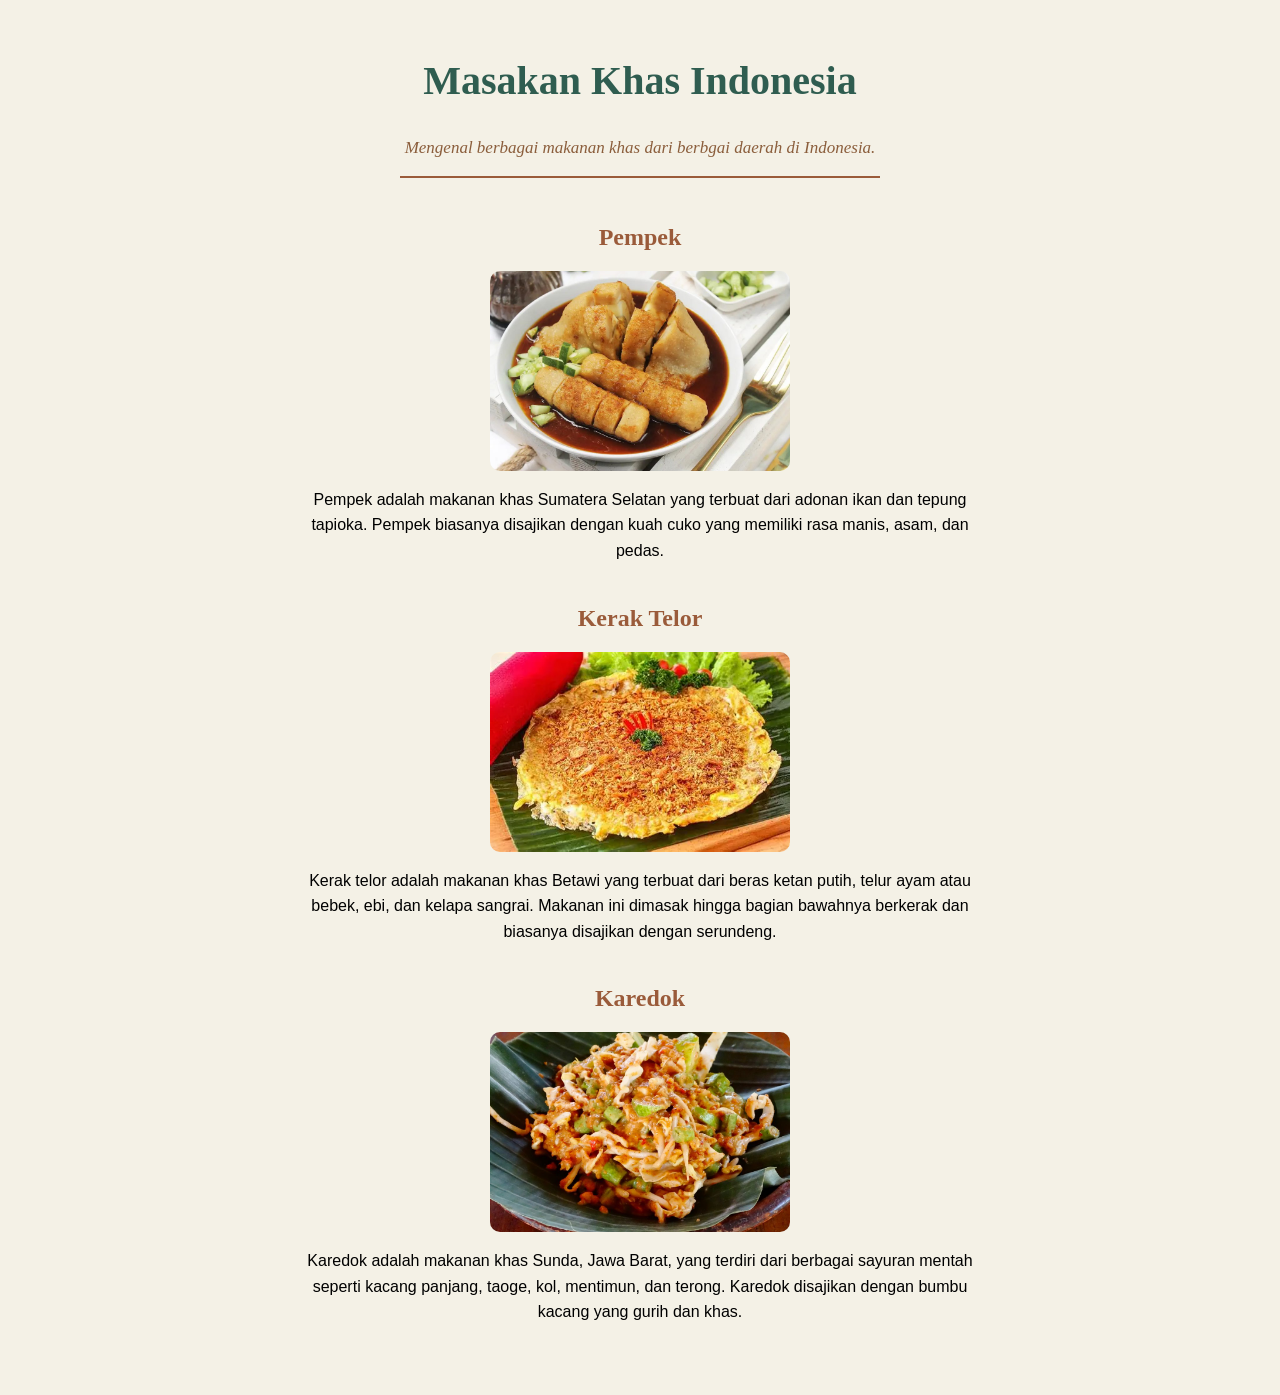
<file: index.html>
<!DOCTYPE html>
<html lang="en">
<head>
    <meta charset="UTF-8">
    <meta name="viewport" content="width=device-width, initial-scale=1.0">
    <title>Makanan Khas Indonesia</title>
    <link rel="stylesheet" href="style.css">
</head>
<body>

    <h1>Masakan Khas Indonesia</h1>
    <p class="subtitle">Mengenal berbagai makanan khas dari berbgai daerah di Indonesia.</p>

    <h2><a href="https://id.wikipedia.org/wiki/Pempek">Pempek</a></h2>
    <img src="images/Pempek.jpeg" alt="Pempek">
    <p>Pempek adalah makanan khas Sumatera Selatan yang terbuat dari adonan ikan dan tepung tapioka. Pempek biasanya disajikan dengan kuah cuko yang memiliki rasa manis, asam, dan pedas.</p>

    <h2><a href="https://id.wikipedia.org/wiki/Kerak_telor">Kerak Telor</a></h2>
    <img src="images/Kerak-Telor.jpeg" alt="Kerak Telor">
    <p>Kerak telor adalah makanan khas Betawi yang terbuat dari beras ketan putih, telur ayam atau bebek, ebi, dan kelapa sangrai. Makanan ini dimasak hingga bagian bawahnya berkerak dan biasanya disajikan dengan serundeng.</p>

    <h2><a href="https://id.wikipedia.org/wiki/Karedok">Karedok</a></h2>
    <img src="images/Karedok.jpeg" alt="Karedok">
    <p>Karedok adalah makanan khas Sunda, Jawa Barat, yang terdiri dari berbagai sayuran mentah seperti kacang panjang, taoge, kol, mentimun, dan terong. Karedok disajikan dengan bumbu kacang yang gurih dan khas.</p>

</body>
</html>
</file>
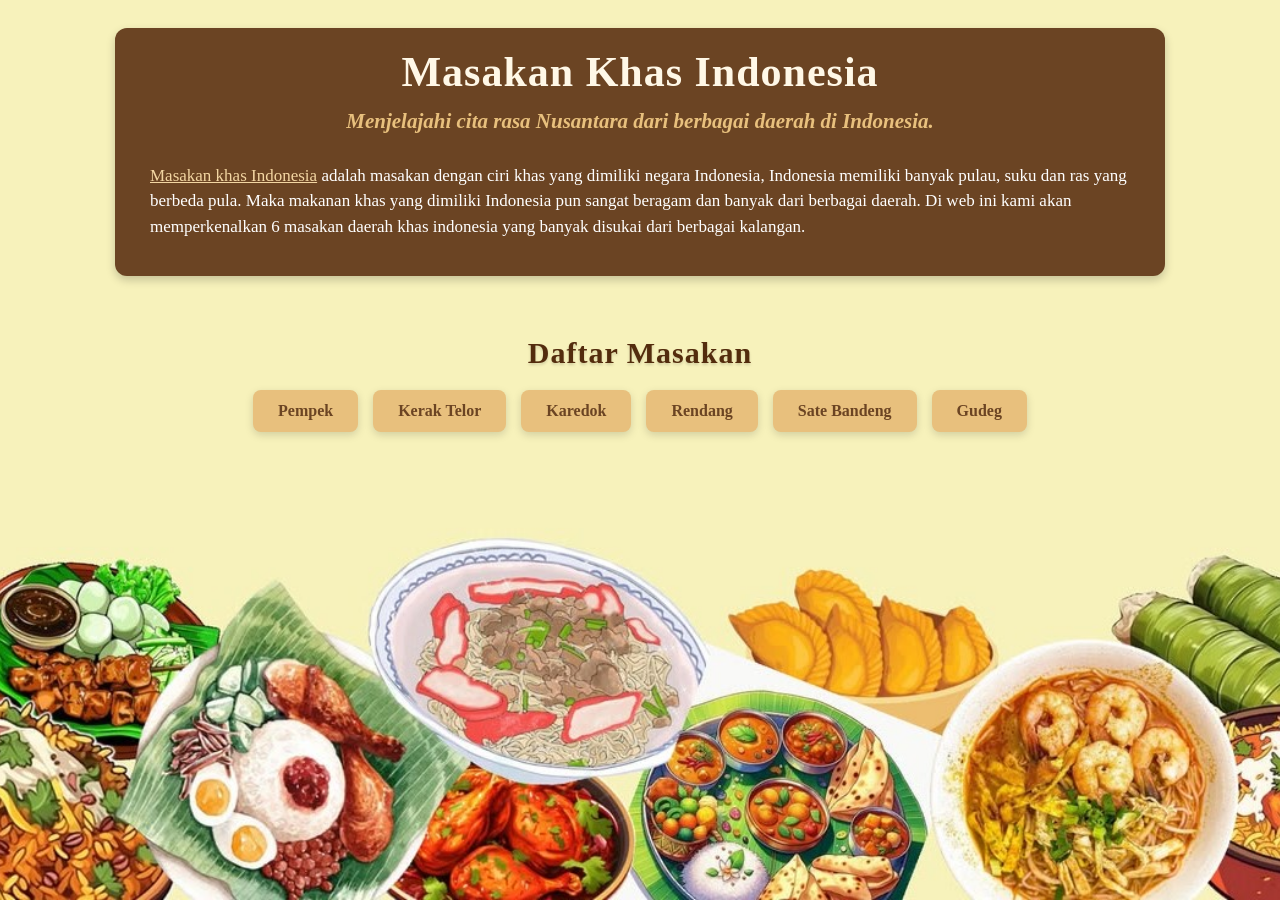
<file: Halamancollab.html>
<!DOCTYPE html>
<html lang="en">
<head>
    <meta charset="UTF-8">
    <meta name="viewport" content="width=device-width, initial-scale=1.0">
    <title>Masakan Khas Indonesia</title>
    <link rel="stylesheet" href="desain collab.css">
</head>
<body>
    <div class="card-container">
        <div class="card">
            <div class="card-content">
                <h1>Masakan Khas Indonesia</h1>
                <p class="tagline">Menjelajahi cita rasa Nusantara dari berbagai daerah di Indonesia.</p>
                <p><a href="https://id.wikipedia.org/wiki/Daftar_masakan_Indonesia" target="_blank">Masakan khas Indonesia</a> adalah masakan dengan ciri khas yang dimiliki negara Indonesia, Indonesia memiliki banyak pulau, suku dan ras yang berbeda pula. 
                Maka makanan khas yang dimiliki Indonesia pun sangat beragam dan banyak dari berbagai daerah. Di web ini kami akan memperkenalkan 6 masakan daerah khas indonesia yang banyak disukai dari berbagai kalangan.
                </p>

                </div>
            </div>
        </div>
    </div>
        <div class="daftar-masakan">
        <h2>Daftar Masakan</h2>

        <div class="menu-masakan">
            <a href="index.html">Pempek</a>
            <a href="index.html">Kerak Telor</a>
            <a href="index.html">Karedok</a>
            <a href="masakan.html">Rendang</a>
            <a href="masakan.html">Sate Bandeng</a>
            <a href="masakan.html">Gudeg</a>
        </div>
    </div>

</body>
</html>
</file>
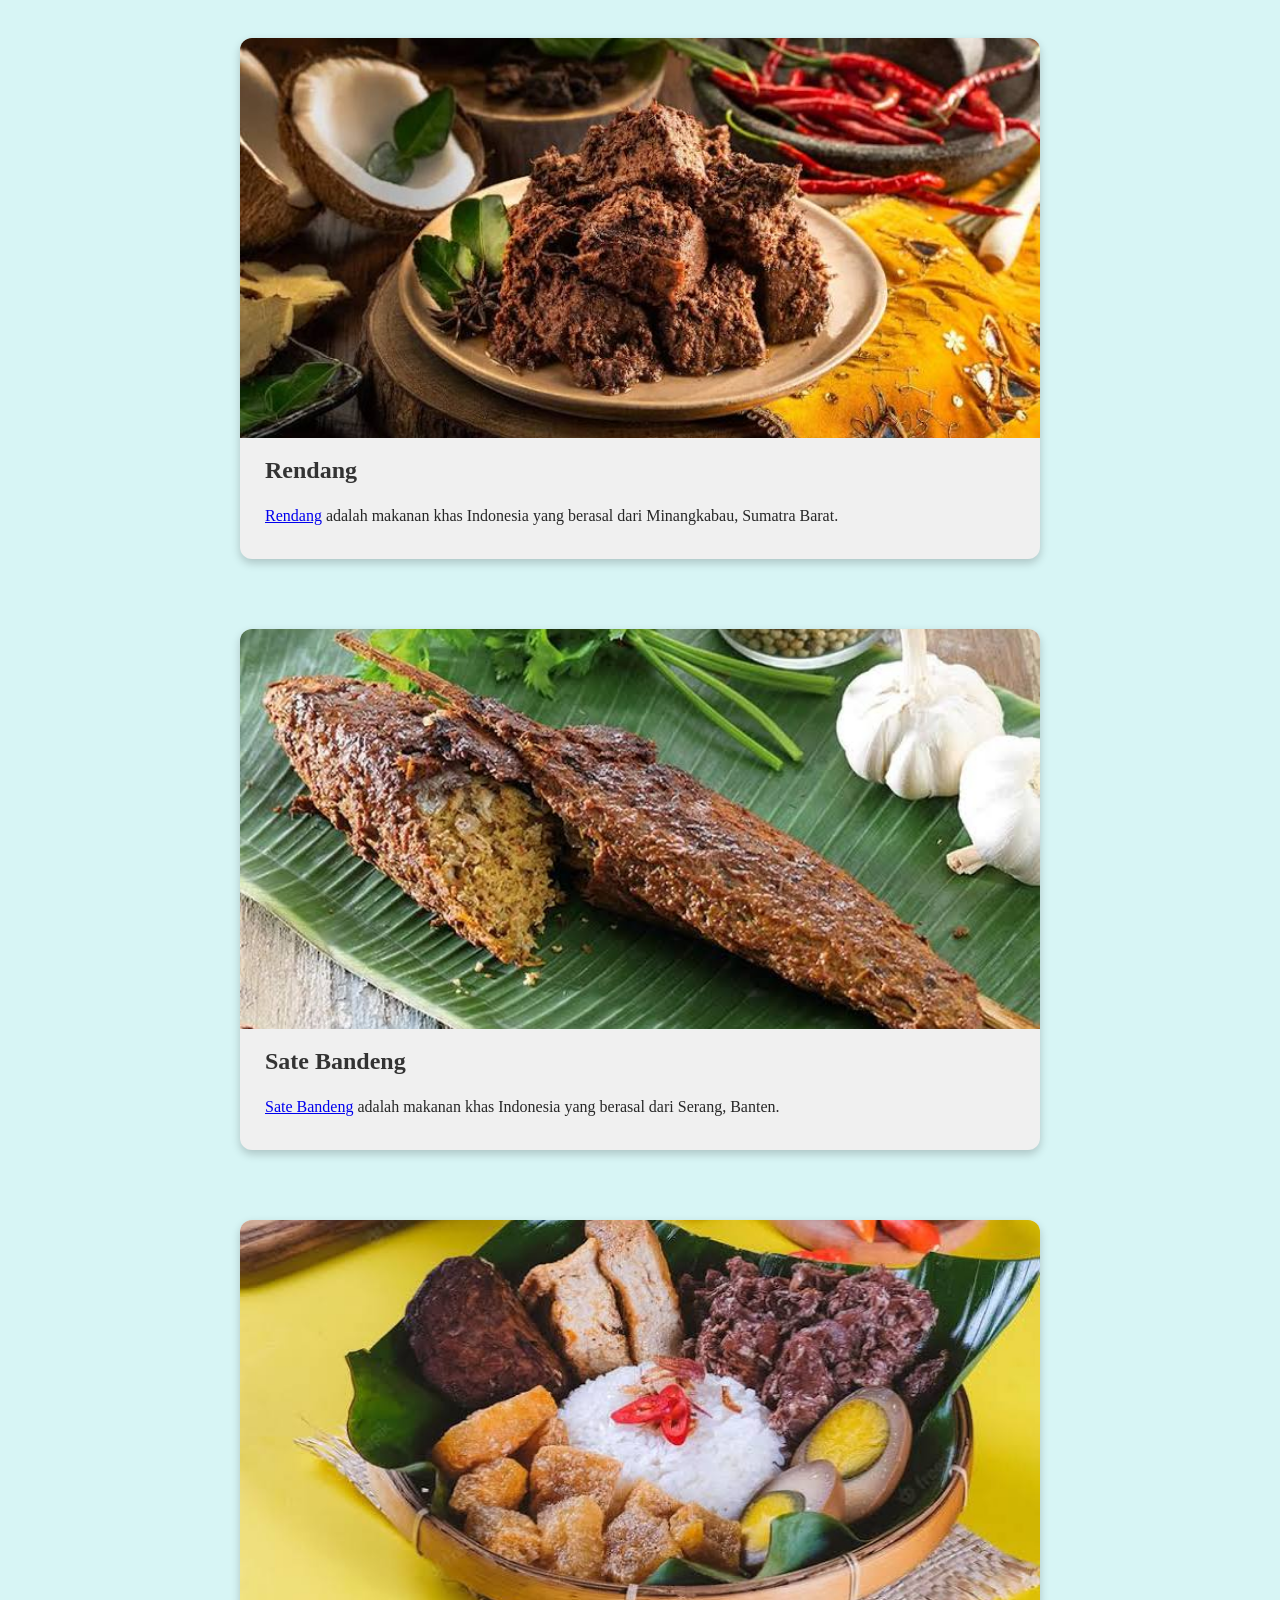
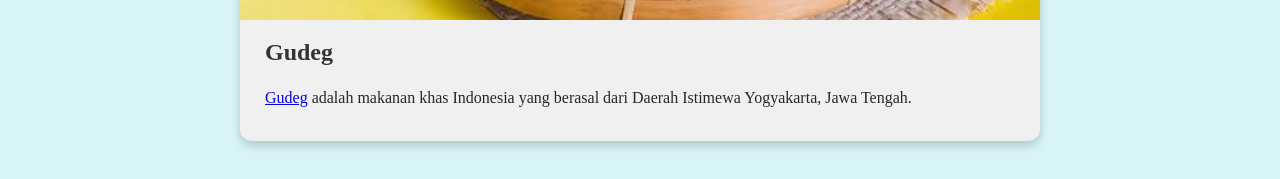
<file: masakan.html>
<!DOCTYPE html>
<html lang="en">
<head>
    <meta charset="UTF-8">
    <meta name="viewport" content="width=device-width, initial-scale=1.0">
    <title>Masakan Daerah</title>
    <link rel="stylesheet" href="desain.css">
</head>
<body>
    <div class="card-container">
        <div class="card">
            <img src="image RENDANG.jfif" alt="Seporsi Masakan Rendang">
            <div class="card-content">
                <h2>Rendang</h2>
                <p><a href="https://id.wikipedia.org/wiki/Rendang" target="_blank">Rendang</a> adalah makanan khas Indonesia yang berasal dari Minangkabau, Sumatra Barat.
                </p> 
            </div>
        </div>
        <div class="card">
            <img src="images.jfif" alt="Seporsi Sate Bandeng">
            <div class="card-content">
                <h2>Sate Bandeng</h2>
                <p><a href="https://id.wikipedia.org/wiki/Sate_bandeng" target="_blank">Sate Bandeng</a> adalah makanan khas Indonesia yang berasal dari Serang, Banten.
                </p>
            </div>
        </div>
        <div class="card">
            <img src="image GUDEG 2.jfif" alt="Seporsi Gudeg Yogyakarta">
            <div class="card-content">
                <h2>Gudeg</h2>
                <p><a href="https://id.wikipedia.org/wiki/Gudeg" target="_blank">Gudeg</a> adalah makanan khas Indonesia yang berasal dari Daerah Istimewa Yogyakarta, Jawa Tengah.
                </p>
            </div>
        </div>
    </div>
</body>
</html>
</file>
<file: style.css>
body {
    font-family: Arial, sans-serif;
    background-color: #F4F1E6;
    margin: 0 auto;
    padding: 30px;
}

h1 {
    text-align: center;
    color: #2F5D50;
    font-family:Georgia, 'Times New Roman', Times, serif;
    font-size: 40px;
    margin-bottom: 30px;
}

body > p {
    text-align:center;
    margin-bottom: 40px;
}

h2 {
    text-align: center;
    margin-top: 35px;
}

h2 a {
    color: #9A5B3A;
    font-family:Georgia, serif;
    text-decoration: none;
}

h2 a:hover {
    text-decoration: underline;
}

img {
    display:block;
    width: 300px;
    height: 200px;
    object-fit: cover;
    border-radius: 10px;
    margin: 0 auto;
}

p {
    line-height: 1.6;
    max-width: 700px;
    margin-left: auto;
    margin-right: auto;
}

.subtitle {
    text-align: center;
    font-family: Georgia, serif;
    font-style: italic;
    color: #8B5E3C;
    font-size: 17px;
    margin-top: 5px;
    margin-bottom: 45px;
}

.subtitle::after {
    content: "";
    display: block;
    width: 480px;
    height: 2px;
    background-color: #9A5B3A;
    margin: 15px auto 0;
}
</file>
<file: desain collab.css>
.card-container {
    display: flex;
    flex-wrap: wrap;             
    justify-content: center;     
    gap: 50px;                   
    padding: 20px;
}

.card {
    background-color: #ffffff;  /* Warna dasar kotak */
    width: 1050px;                /* Lebar kotak */
    border-radius: 12px;         /* Membuat sudut kotak jadi melengkung */
    box-shadow: 0 4px 10px rgba(0, 0, 0, 0.20); /* Efek bayangan agar terlihat timbul */
    overflow: hidden;            /* Memastikan gambar tidak melebihi batas sudut melengkung */
}

/* Mengatur isi teks di dalam kotak */
.card-content {
    padding: 20px 35px;          /* Jarak antara teks dengan pinggiran kotak */
}

.card-content h1 {
    margin-top: 0;
    color: #333;
}

.card-content p {
    color: #272727;
    line-height: 1.5;
}

body {
    background-image: url('download.jpg'); /* Nama file gambar kamu */
    background-size: cover;       /* Memastikan gambar memenuhi seluruh layar */
    background-repeat: no-repeat; /* Mencegah gambar diulang-ulang (ubin) */
    background-position: center;  /* Memosisikan gambar tepat di tengah */
    background-attachment: fixed; /* (Opsional) Membuat gambar tetap diam saat di-scroll */
}

/* Daftar masakan */
.daftar-masakan {
    margin: 40px auto;
    width: 1050px;
    text-align: center;
}

.daftar-masakan h2 {
    color: #ffffff;
    font-size: 28px;
    margin-bottom: 20px;
}

.menu-masakan {
    display: flex;
    flex-wrap: wrap;
    justify-content: center;
    gap: 15px;
}

.menu-masakan a {
    background-color: #C49A6C;
    color: #FFF8E7;
    text-decoration: none;
    padding: 12px 25px;
    border-radius: 8px;
    box-shadow: 0 3px 8px rgba(0, 0, 0, 0.15);
}

.menu-masakan a:hover {
    background-color: #2F5D50;
    color: #ffffff;
}

/* Tambahan tampilan halaman utama */

.card-content h1 {
    font-family: Georgia, serif;
    font-size: 42px;
    color: #2F5D50;
    letter-spacing: 1px;
    text-align: center;
    margin-bottom: 10px;
}

.tagline {
    text-align: center !important;
    color: #E8C07D !important;
    font-size: 21px !important;
    font-style: italic;
    font-weight: bold;
    margin-top: 0;
    margin-bottom: 25px;
}

.card-content p {
    font-family: Georgia, serif;
    font-size: 17px;
}

.daftar-masakan h2 {
    font-family: Georgia, serif;
    color: #2F5D50;
    font-size: 30px;
    letter-spacing: 1px;
    text-shadow: 0 2px 3px rgba(0, 0, 0, 0.15);
}

/* Tambahan warna coklat untuk tampilan website */

.card {
    background-color: #6B4423;
}

.card-content h1 {
    color: #FFF8E7;
}

.card-content p {
    color: #FFFFFF;
}

.card-content p a {
    color: #F3D6A2;
}

.daftar-masakan h2 {
    color: #532c0d;
}

.menu-masakan a {
    background-color: #E8C07D;
    color: #6B4423;
    font-weight: bold;
}

.menu-masakan a:hover {
    background-color: #8B5E3C;
    color: #FFF8E7;
}

/* Tombol halaman utama */
.tombol-utama {
    text-align: center;
    margin-top: 25px;
}

.tombol-utama a {
    display: inline-block;
    background-color: #E8C07D;
    color: #6B4423;
    text-decoration: none;
    padding: 12px 25px;
    margin: 0 6px;
    border-radius: 8px;
    font-weight: bold;
}

.tombol-utama a:hover {
    background-color: #FFF8E7;
}
</file>
<file: desain.css>
/* Mengatur agar semua kotak berjejer rapi di tengah halaman */
.card-container {
    display: flex;
    flex-wrap: wrap;             /* Agar otomatis berpindah ke bawah jika layar sempit */
    justify-content: center;     /* Mengetengahkan posisi kotak-kotak */
    gap: 70px;                   /* Jarak antar kotak */
    padding: 30px;
}

/* Mengatur desain fisik Kotak (Card) */
.card {
    background-color: #f0f0f0;  /* Warna dasar kotak */
    width: 800px;                /* Lebar kotak */
    border-radius: 12px;         /* Membuat sudut kotak jadi melengkung */
    box-shadow: 0 4px 10px rgba(0, 0, 0, 0.20); /* Efek bayangan agar terlihat timbul */
    overflow: hidden;            /* Memastikan gambar tidak melebihi batas sudut melengkung */
    transition: transform 0.3s ease, box-shadow 0.2s ease;
}

.card:hover {
    transform: translate(-10px) scale(1.02); /*terangkat dan membesar ke atas */
    box-shadow: 0 12px 24px rgba(0, 0, 0, 0.30); /*bayangan menebal*/
}

/* Mengatur gambar di dalam kotak agar pas */
.card img {
    width: 100%;                 /* Gambar menyesuaikan lebar kotak */
    height: 400px;               /* Tinggi gambar disamakan */
    object-fit: cover;           /* Gambar terpotong rapi tanpa gepeng */
}

/* Mengatur isi teks di dalam kotak */
.card-content {
    padding: 15px 25px;          /* Jarak antara teks dengan pinggiran kotak */
}

.card-content h2 {
    margin-top: 0;
    color: #333;
}

.card-content p {
    color: #272727;
    line-height: 1.5;
}

body {
    background-color: rgb(215, 245, 245);
}
</file>
